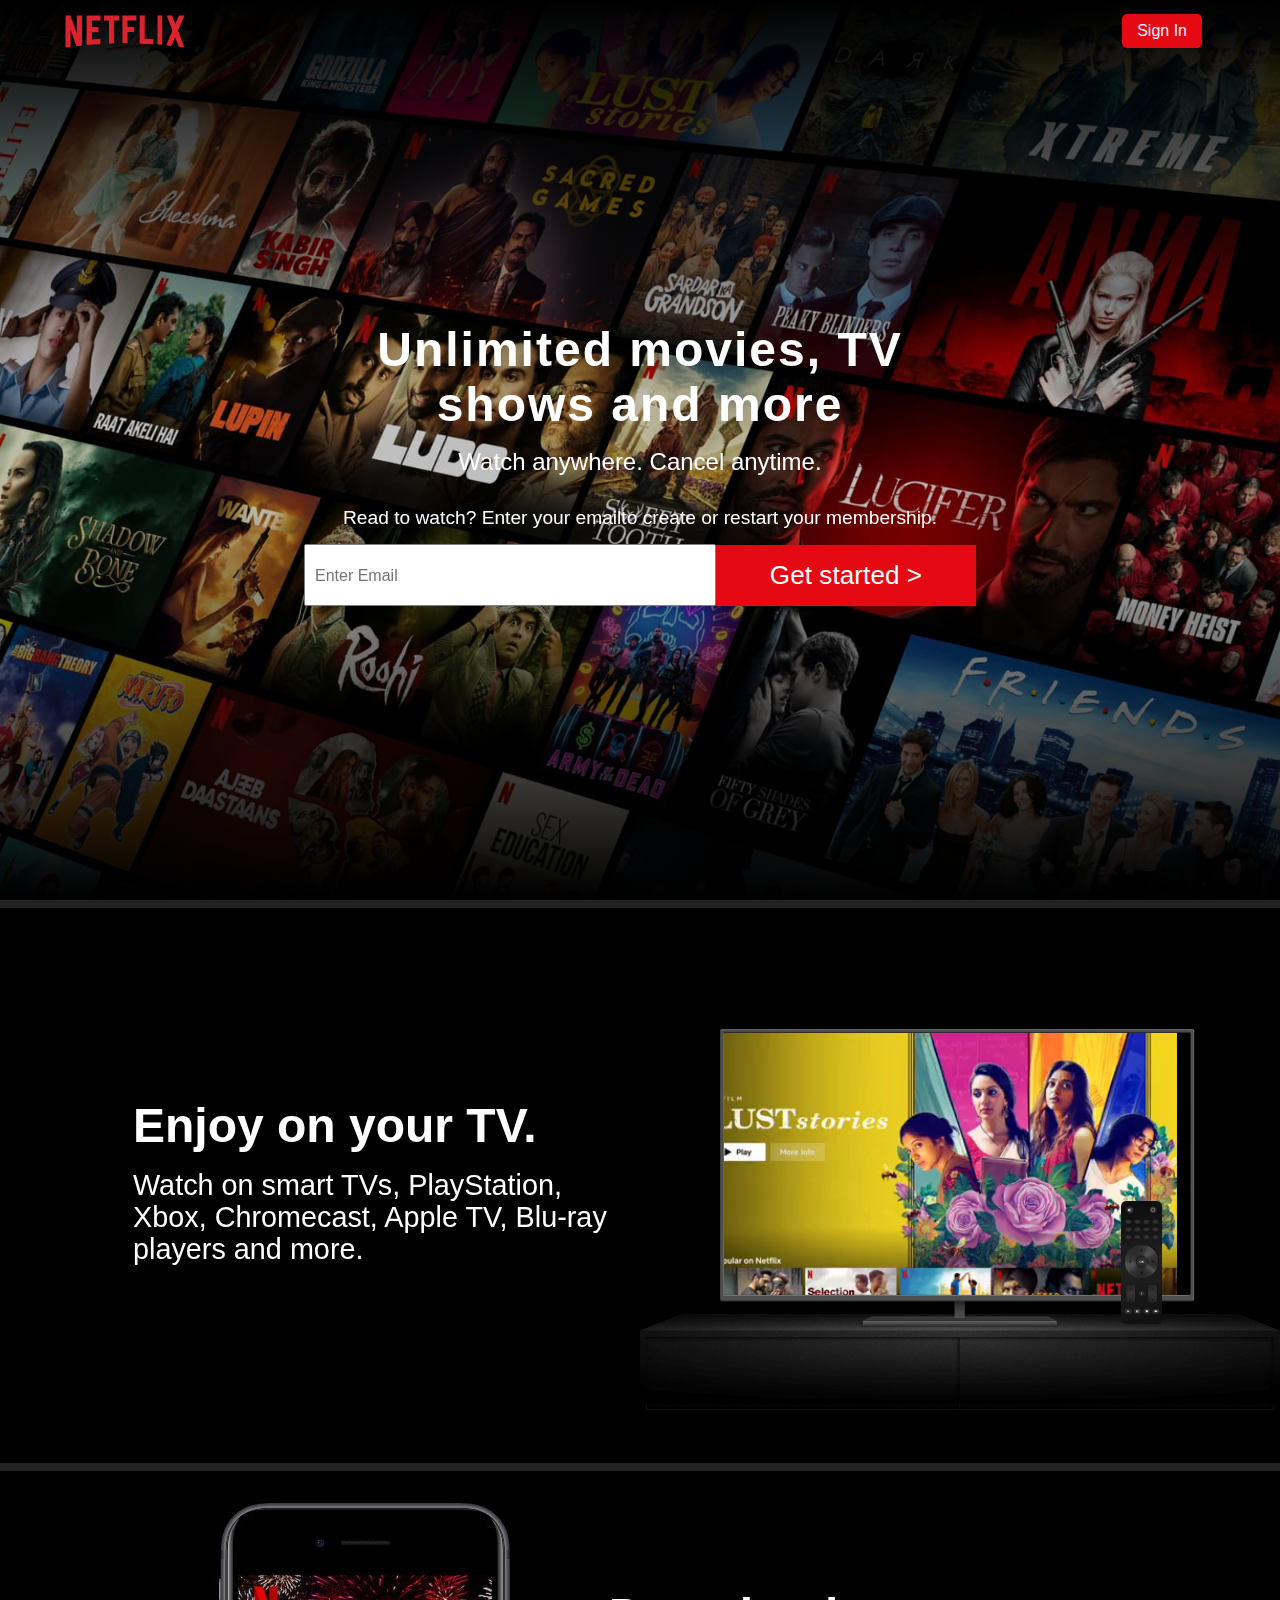
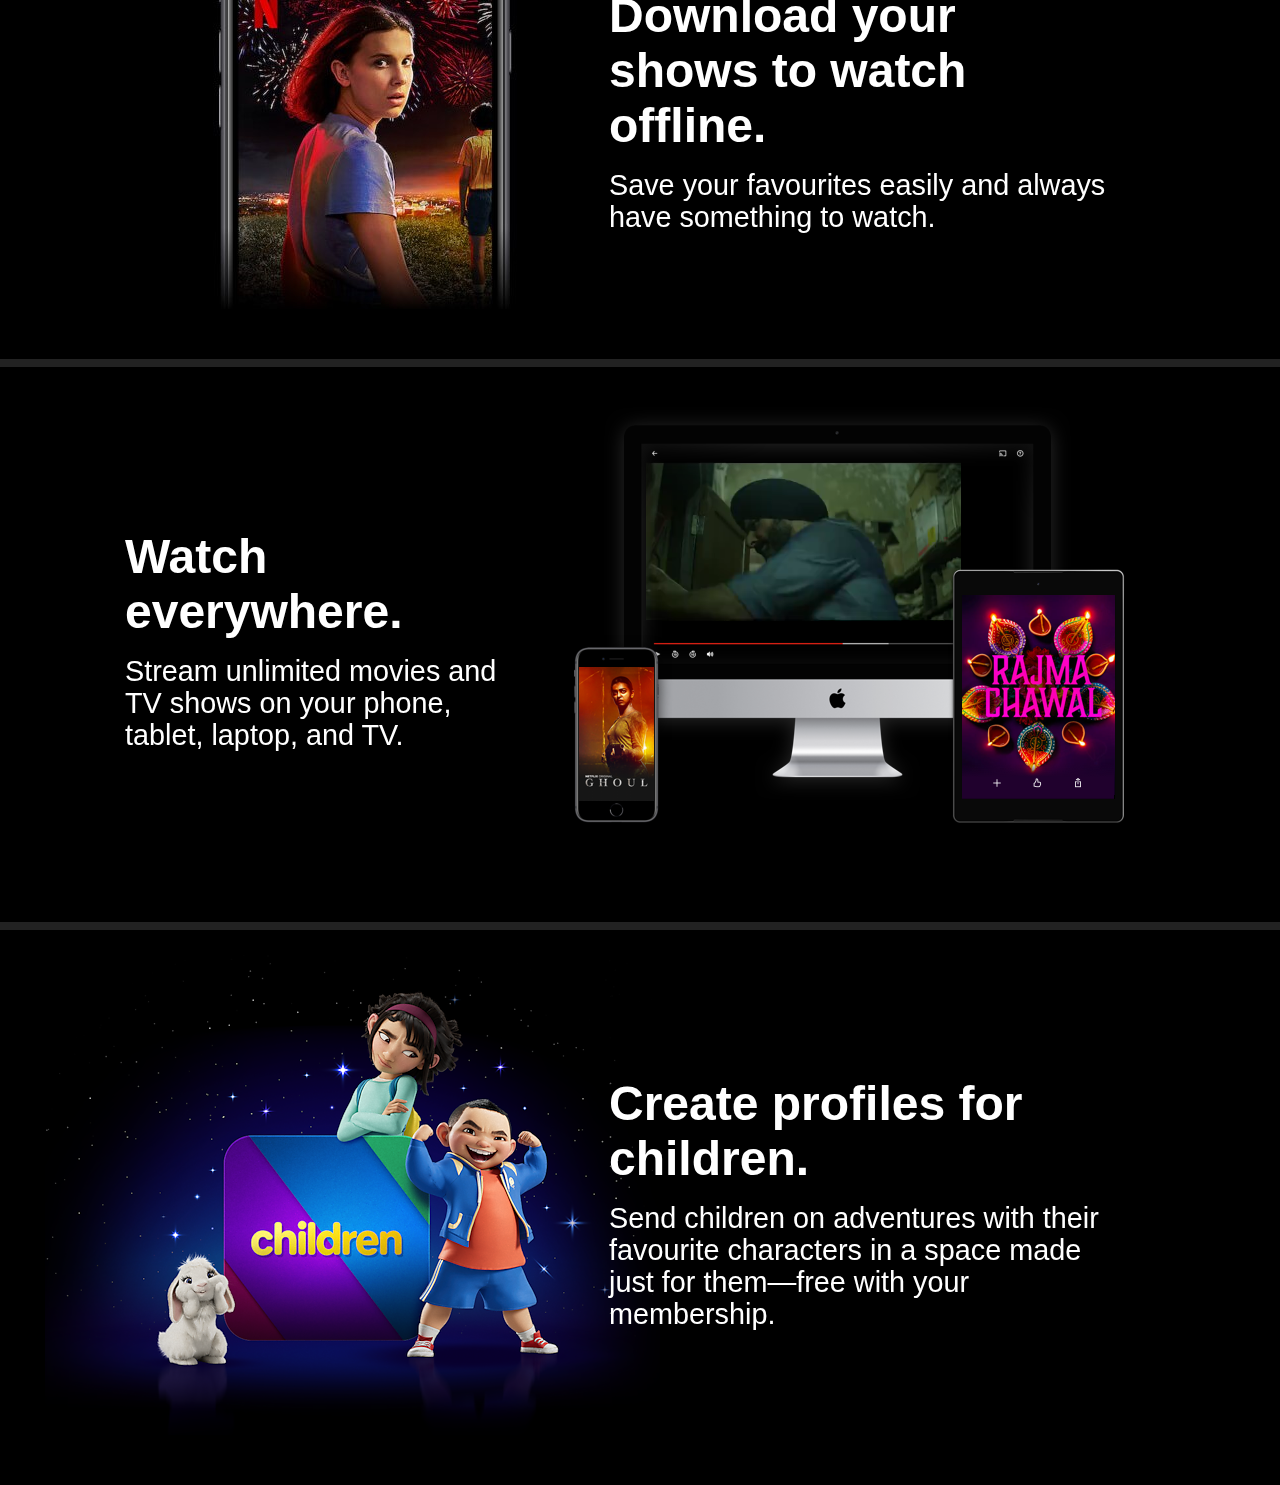
<file: index.html>
<!DOCTYPE html>
<html lang="en">
<head>
    <meta charset="UTF-8">
    <meta http-equiv="X-UA-Compatible" content="IE=edge">
    <meta name="viewport" content="width=device-width, initial-scale=1.0">
    <link rel="icon" href="./assets/NetflixIcon.ico">
    <link rel="stylesheet" href="style.css">
    <title>Netflix India – Watch TV Shows Online, Watch Movies Online</title>
</head> 
<body>
    <section class="container">
        <div class="head">
            <img src="./assets/NetflixLogo.png" alt="">
            <a href="https://www.google.com/">Sign In</a>
        </div>
    </section>
    <section class="banner">
            <img src="./assets/banner.jpg" alt="banner" class="fit">
            <div class="box">
                <div class="heading">
                    <h2>Unlimited movies, TV shows and more</h2>
                    <h5>Watch anywhere. Cancel anytime.</h5>
                    <p>Read to watch? Enter your emailto create or restart your membership.</p>
                </div>
                    <div class="Email">
                        <input type="text" placeholder="Enter Email">
                        <a href="movieszone.html">Get started > </a>
                    </div>
            </div>
    </section>

    <section class="style-cards">
        <div class="card-1">
            <div class="desc-1">
                <h1>Enjoy on your TV.</h1>
                <p>Watch on smart TVs, PlayStation, Xbox, 
                    Chromecast, Apple TV, Blu-ray players and more.</p>
            </div>
            <img src="./assets/imgtv.png" alt="part1img">
            <video class="video-1" autoplay="" playsinline="" muted="" loop="">
                <source src="./assets/video1.m4v" type="video/mp4">
            </video>
            </div>

            <div class="card-2">
                <img src="./assets/phone1.jpg" alt=part2img>
            <div class="desc-2">
                    <h1>Download your shows to watch offline.</h1>
                    <p>Save your favourites easily and always have something to watch.</p>
            </div>
            </div>

            <div class="card-3">
                <div class="desc-3">
                    <h1>Watch everywhere.</h1>
                    <p>Stream unlimited movies and TV shows on your phone, tablet, laptop, and TV.
                    </p>
                </div>
                <img src="./assets/device.png" alt="part3img">
                <video class="video-1" autoplay="" playsinline="" muted="" loop="">
                    <source src="./assets/video2.m4v" type="video/mp4">
                </video>
                </div>

                <div class="card-4">
                    <img src="./assets/kid.png" alt=part4img>
                <div class="desc-4">
                        <h1>Create profiles for children.</h1>
                        <p>Send children on adventures with their favourite characters in a space made just for them—free with your membership.</p>
                </div>
                </div>
         
</body>
</html>
</file>
<file: style.css>
*{
    margin: 0;
    padding: 0;
    /* background-color: black; */
}

body{
    font-family: Arial, Helvetica, sans-serif;
    background-color: black;
}

.container .head {
    position: absolute;
    top: 10;
    left: 10;
    display: flex;
    justify-content: space-between;
    align-items: center;
    width: 90%;
    padding: 0px 50px;
    z-index: 1000000;
}

.container .head img{
    width: 13%;
}

.container .head a{
    color: aliceblue;
    text-decoration: none;
    background-color: #E50914;
    padding: 8px 15px;
    border-radius: 5px;
}

.banner{
    /* width: 100%; */
    height: 100vh;
    position: relative;
    display: flex;
    justify-content: center;
    align-items: center;
}

.banner:before{
    content: '';
    position: absolute;
    top: 0;
    left: 0;
    width: 100%;
    height: 400px;
    z-index: 1;
    background: linear-gradient(to bottom, #000,transparent);
}

.banner:after{
    content: '';
    position: absolute;
    bottom: 0;
    left: 0;
    width: 100%;
    height: 400px;
    z-index: 1;
    background: linear-gradient(to top, #000,transparent);  
}

.banner .fit{
    width: 100%;
    height: 100%;
    position: absolute;
    top: 0;
    left: 0;
    object-fit: cover;
}

.banner  .box{
    position: absolute;
    top: 20%;
    left: 50%;
    transform: translate(-50%, 50%);
    z-index: 1000;
}

.banner  .box  .heading{
    display: flex;
    flex-direction: column;
    justify-content: center;
    align-items: center;
    text-align: center;
}

.banner  .box  .heading h2{
    font-size: 3em;
    color: #fff;
    letter-spacing: 2px;
    width: 80%;
}

.banner .box  .heading h5{
    font-size: 1.5em;
    color: #fff;
    font-weight: 300;
    padding: 1rem 0;
}

.banner  .box  .heading p{
    font-size: 1.2em;
    color: #fff;
    font-weight: 300;
    padding: 15px 0;
   /* padding-bottom: 20px; */
}


.banner  .box .Email{
    display: flex;
    flex-direction: row;
    justify-content: center;
    align-items: center;
}

.banner  .box .Email input{
    font-size: 16px;
    color: #000;
    height: 50px;
    min-width: 400px;
    outline: none;
    border-radius: 2px;
    border: 1px solid gray;
    align-items: center;
    padding: 10px 10px 0 0;
}

.banner .box .Email input::placeholder{
    position: absolute;
    top: 22px;
    left: 10px;
}

.banner .box .Email a{
    text-decoration: none;
    color: #fff;
    font-weight: 400;
    background: #E50914;
    line-height: 61px;
    min-width: 200px;
    font-size: 1.625rem;
    padding: 0 30px;
    letter-spacing: 0.1px;
    text-align: center;
}

.card-1,
.card-2,
.card-3,
.card-4{
    border-top: 8.5px solid #222;
    padding: 50px;
    color: #fff;
}

.card-1{
    position: relative;
    display: inline-grid;
    grid-template-columns: 50% 40%;
    text-align: left;
    align-items: center;
    padding: 25px 45px 50px;
}

.desc-1{
    padding-left: 88px;
}

.style-cards h1{
    font-size: 3rem;
    padding: 1rem;
    padding-left: 0;
}

.style-cards p{
    font-size: 1.8rem;
    line-height: 2rem;
}

.card-1 video{
    position: relative;
    height: 59%;
    width: 120%;
    grid-column: 2/2;
    grid-row: 1/2;
    z-index: -1;
}

.card-1 img{
    grid-column: 2/2;
    grid-row: 1/2;
    top: 100%;
}

.card-2{
    position: relative;
    display: inline-grid;
    grid-template-columns: 40% 50%;
    text-align: left;
    align-items: center;
    padding: 25px 45px 50px;   
}

.desc-2{
    padding-left: 88px;
}

.card-3{
    position: relative;
    display: inline-grid;
    grid-template-columns: 40% 50%;
    text-align: left;
    align-items: center;
    padding: 25px 45px 50px;   
}

.desc-3{
    padding-left: 80px;
}

.card-3 video{
    position: relative;
    top: -90px;
    left: 125px;
    height: 60%;
    width: 53%;
    grid-column: 2/2;
    grid-row: 1/2;
    z-index: -1;
}
    
.card-3 img{
    grid-column: 2/2;
    grid-row: 1/2;
}

.card-4{
    position: relative;
    display: inline-grid;
    grid-template-columns: 40% 50%;
    text-align: left;
    align-items: center;
    padding: 25px 45px 50px;   
}

.desc-4{
    padding-left: 88px;
}
</file>
